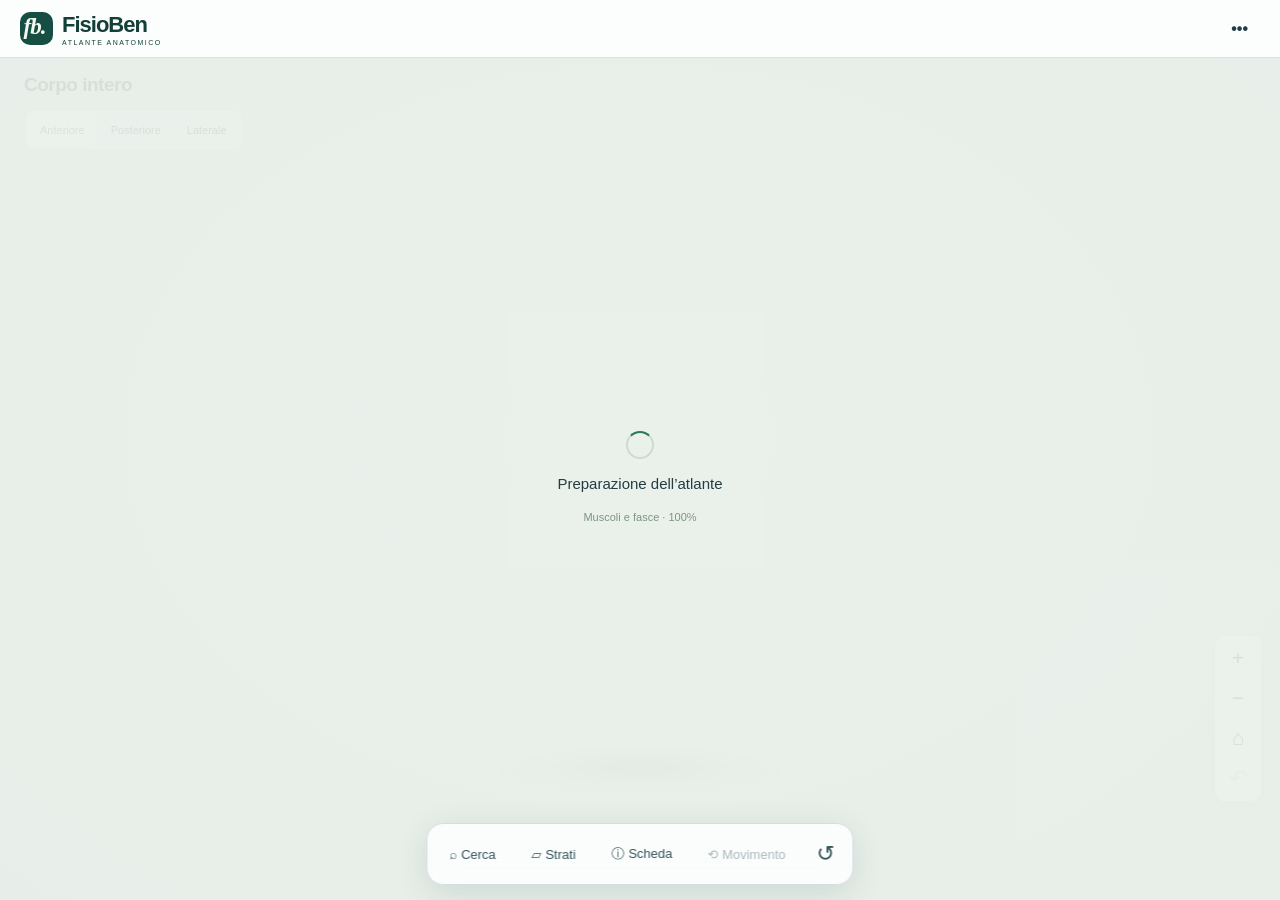
<file: index.html>
<!DOCTYPE html>
<html lang="it"><head><meta charset="utf-8"/><meta content="width=device-width,initial-scale=1,viewport-fit=cover" name="viewport"/><meta content="#123f3c" name="theme-color"/><title>FisioBen — Atlante anatomico 3D</title><meta content="Esplora il corpo umano in 3D: muscoli, ossa, articolazioni e movimento articolare." name="description"/><link href="style.css?v=5" rel="stylesheet"/><link href="movements.css?v=3" rel="stylesheet"/><script type="importmap">{"imports":{"three":"./vendor/three/build/three.module.js","three/addons/":"./vendor/three/examples/jsm/"}}</script><link href="workspace.css?v=11" rel="stylesheet"/></head><body>
<header><a class="brand" href="./"><span class="brandmark">fb.</span><span>FisioBen<span class="brand-sub">ATLANTE ANATOMICO</span></span></a><details class="app-menu"><summary aria-label="Menu">•••</summary><div><a href="movements.html">Movimenti 2D</a><button id="quality">Qualità grafica: alta</button><button id="preload-atlas" disabled>Precarica atlante</button><small id="cache-status" role="status"></small><button id="credits">Fonti e licenze</button><button id="help">Guida</button></div></details></header>
<div class="workspace"><aside class="library tool-panel" hidden="" id="catalog"><div class="panel-heading"><h2>Cerca una struttura</h2><button aria-label="Chiudi ricerca" data-close-panel="">×</button></div><label class="search"><span>⌕</span><input aria-label="Cerca struttura, azione o innervazione" id="search" placeholder="Muscolo, azione, nervo…" type="search"/></label><div class="catalog-filters"><label for="region">Regione delle schede</label><select id="region"><option value="">Tutte le regioni</option></select><label class="check-label"><input id="only-cards" type="checkbox"/> Solo strutture con scheda</label><button class="text-button" id="reset-filters">Azzera filtri</button><button hidden="" id="isolate-region">Isola la regione nel modello</button></div><div class="list-heading"><span>STRUTTURE</span><span id="result-count">—</span></div><div aria-label="Strutture anatomiche" class="results" id="results"></div></aside>
<main id="viewer"><div class="viewer-heading"><div><h2 id="view-title">Corpo intero</h2></div><span class="live-badge"><i></i>3D interattivo</span></div><div id="canvas-wrap"></div><div id="loading" role="status"><span class="spinner"></span><strong>Preparazione dell’atlante</strong><small id="load-text">Caricamento dei modelli anatomici…</small></div><div hidden="" id="viewer-unavailable"><h2>Vista 3D non disponibile</h2><p id="viewer-error-message"></p><div class="fallback-regions"><button data-region="Spalla">Spalla ↗</button><button data-region="Dorso">Dorso ↗</button><button data-region="Anca">Anca ↗</button><button data-region="Gamba">Gamba ↗</button></div><button class="text-button" id="retry-view">Riprova la vista 3D</button></div><div id="model-progress" hidden role="status"><span id="model-progress-text"></span><button id="retry-models" hidden>Riprova</button></div><div id="toast" role="status"></div><div aria-label="Viste anatomiche" class="view-controls"><button class="active" data-view="front">Anteriore</button><button data-view="back">Posteriore</button><button data-view="side">Laterale</button></div><div class="zoom-controls"><button aria-label="Ingrandisci" id="zoom-in">+</button><button aria-label="Riduci" id="zoom-out">−</button><button aria-label="Inquadra corpo intero" id="home">⌂</button><button aria-label="Annulla rimozione" class="text-button" id="undo-peel" title="Annulla rimozione">↶</button></div><section aria-label="Struttura selezionata" hidden="" id="selection-bar"><div class="selection-title"><strong id="selection-label"></strong><button aria-label="Deseleziona" class="text-button" id="clear">×</button></div><div class="selection-actions"><button class="primary" id="focus">Inquadra</button><button id="isolate">Isola</button><button id="isolate-zone" title="Isola la zona anatomica della struttura">Zona</button><button id="hide">Nascondi</button></div></section><div hidden="" id="isolation-status" role="status"><span id="isolation-label"></span><button aria-pressed="true" id="context" title="Mostra il resto del corpo in trasparenza">Contesto</button><button id="show-all">Mostra tutto</button></div></main>
<aside class="details tool-panel" hidden="" id="detail-panel" tabindex="-1"><div class="panel-heading"><h2>Scheda anatomica</h2><button aria-label="Chiudi scheda" data-close-panel="">×</button></div><div id="empty"><h2>Nessuna selezione</h2><p>Tocca una struttura o cercala per nome.</p></div><div hidden="" id="selected"><span class="pill" id="selected-system"></span><h2 id="selected-name"></h2><p class="latin" id="selected-latin"></p><div class="detail-row"><span>Lato anatomico</span><b id="selected-side"></b></div><div class="detail-row original"><span>Nome nel modello</span><b id="selected-original"></b></div><div aria-live="polite" id="muscle-card"></div></div></aside><section class="tool-panel layer-section" hidden="" id="layers-panel"><div class="panel-heading"><h2>Strati</h2><button aria-label="Chiudi strati" data-close-panel="">×</button></div><div class="layer-presets"><button aria-pressed="true" data-preset="muscles">Muscoli</button><button aria-pressed="false" data-preset="nerves">Nervi</button><button aria-pressed="false" data-preset="tendons">Tendini</button><button aria-pressed="false" data-preset="bones">Scheletro</button><button aria-pressed="false" data-preset="all">Sovrapposti</button></div><div class="layer-settings"><div id="layers"></div></div></section><section class="tool-panel motion-section" hidden="" id="motion-panel"><div class="panel-heading"><h2>Movimento</h2><button aria-label="Chiudi movimento" data-close-panel="">×</button></div><div hidden="" id="motion-loading" role="status"><span class="spinner"></span> Preparazione di scheletro e tessuti…</div><div id="motion-body"><label class="motion-field"><span>Articolazione o gesto</span><select id="motion-joint"></select></label><div aria-label="Lato" class="segmented" id="motion-side" role="group"><button aria-pressed="true" data-side="r">Destro</button><button aria-pressed="false" data-side="l">Sinistro</button><button aria-pressed="false" data-side="both">Entrambi</button></div><div id="motion-controls"></div><div class="motion-playback"><button aria-pressed="false" id="motion-play">▶ Avvia</button><button id="motion-reset">↺ Azzera</button><label>Velocità <select id="motion-speed"><option value=".5">0,5×</option><option selected="" value="1">1×</option><option value="2">2×</option></select></label></div><div class="motion-toggles"><label><input checked="" id="motion-axes" type="checkbox"/> Assi articolari</label><label><input id="motion-lengths" type="checkbox"/> Lunghezze muscolari</label><label><input id="motion-focus" type="checkbox"/> Solo la regione</label></div><div hidden="" id="motion-legend"><span>Accorciato −15%</span><i></i><span>+15% Allungato</span></div><p aria-live="off" id="motion-readout"></p><div hidden="" id="motion-chart-box"><div class="chart-title" id="motion-chart-title"></div><canvas aria-label="Grafico del movimento" id="motion-chart" role="img"></canvas><div id="motion-chart-legend"></div></div><div id="motion-muscles"></div><p class="motion-note" id="motion-note"></p><p class="motion-limit">Modello cinematico didattico: segmenti rigidi, assi stimati dalla geometria ossea, tessuti che seguono le ossa vicine. Non simula forze, contrazione o collisioni. Ampiezze di riferimento indicative, non obiettivi terapeutici.</p></div></section><nav aria-label="Strumenti del modello" class="model-dock"><button aria-controls="catalog" aria-expanded="false" data-panel="catalog">⌕ <span>Cerca</span></button><button aria-controls="layers-panel" aria-expanded="false" data-panel="layers-panel">▱ <span>Strati</span></button><button aria-controls="detail-panel" aria-expanded="false" data-panel="detail-panel">ⓘ <span>Scheda</span></button><button aria-controls="motion-panel" aria-expanded="false" data-panel="motion-panel" disabled="" id="open-motion" title="Movimento articolare in 3D">⟲ <span>Movimento</span></button><button aria-label="Ripristina tutto" id="restore" title="Ripristina tutto">↺</button></nav></div>
<dialog id="info"><button aria-label="Chiudi" class="dialog-close">×</button><div id="info-content"></div></dialog>
<script src="app.js?v=11" type="module"></script><div hidden=""><span id="coverage"></span><span id="structure-total"></span><span id="limb-availability"></span></div><section id="movement-overlay" hidden aria-label="Movimenti 2D"><button id="close-movements">← Torna all’atlante</button><iframe id="movement-frame" title="Movimenti articolari" loading="lazy"></iframe></section></body></html>
</file>
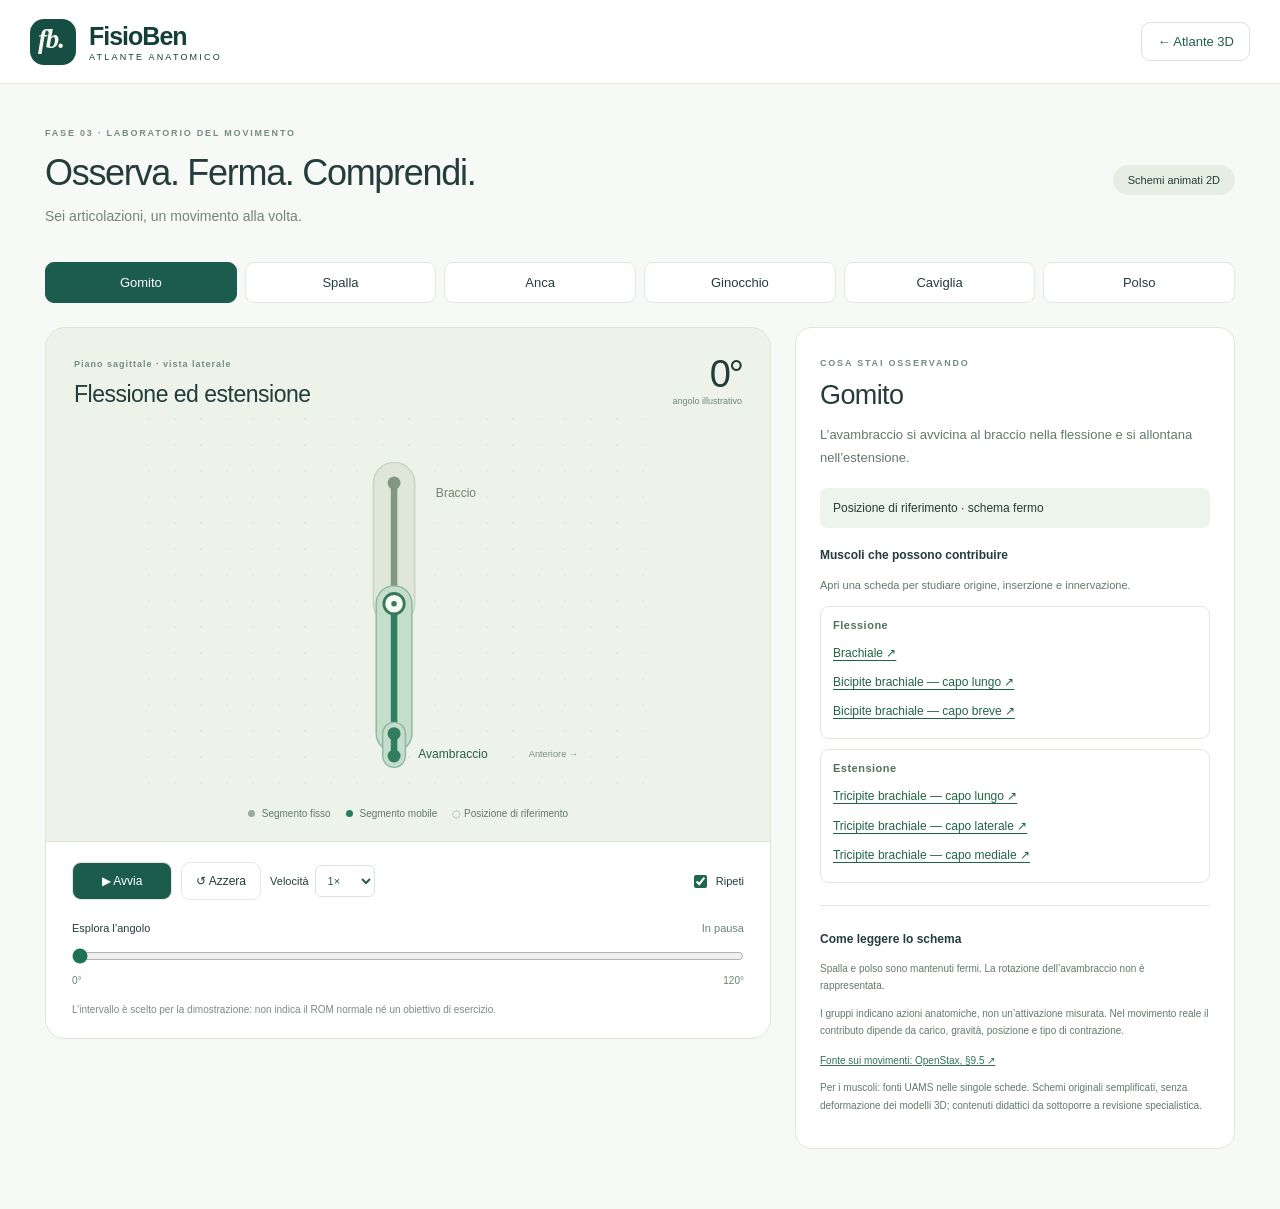
<file: movements.html>
<!doctype html><html lang="it"><head><meta charset="UTF-8"><meta name="viewport" content="width=device-width,initial-scale=1,viewport-fit=cover"><meta name="theme-color" content="#123f3c"><title>Movimenti articolari — FisioBen</title><link rel="stylesheet" href="style.css?v=3"><link rel="stylesheet" href="movements.css?v=8"></head><body class="motion-page">
<header><a class="brand" href="./"><span class="brandmark">fb.</span><span>FisioBen<span class="brand-sub">ATLANTE ANATOMICO</span></span></a><a class="back-atlas" href="./">← Atlante 3D</a></header>
<main class="motion-shell"><div class="motion-intro"><div><span class="eyebrow">FASE 03 · LABORATORIO DEL MOVIMENTO</span><h1>Osserva. Ferma. Comprendi.</h1><p>Sei articolazioni, un movimento alla volta.</p></div><span class="schema-badge">Schemi animati 2D</span></div>
<nav id="movement-tabs" aria-label="Articolazioni"></nav>
<div class="motion-layout"><section class="motion-stage" aria-labelledby="motion-title"><div class="motion-heading"><div><span id="motion-plane" class="eyebrow"></span><h2 id="motion-title"></h2></div><span class="angle-number"><output id="angle-value" aria-live="off">0°</output><small>angolo illustrativo</small></span></div>
<svg id="motion-svg" viewBox="0 0 560 420" role="img" aria-labelledby="diagram-title diagram-desc"><title id="diagram-title"></title><desc id="diagram-desc"></desc><defs><pattern id="grid" width="28" height="28" patternUnits="userSpaceOnUse"><circle cx="1" cy="1" r="1" fill="#b7cebd" opacity=".35"/></pattern></defs><rect width="560" height="420" fill="url(#grid)"/><g id="anatomy-drawing"></g></svg>
<div class="diagram-legend"><span><i class="fixed-key"></i> Segmento fisso</span><span><i class="moving-key"></i> Segmento mobile</span><span>◌ Posizione di riferimento</span></div>
<div class="playback"><div class="playback-top"><button id="play" class="primary" aria-pressed="false">▶ Avvia</button><button id="reset-motion">↺ Azzera</button><label>Velocità <select id="speed"><option value="0.5">0,5×</option><option value="1" selected>1×</option><option value="1.5">1,5×</option></select></label><label class="loop-label"><input id="loop" type="checkbox" checked> Ripeti</label></div><label class="scrub-label" for="angle">Esplora l’angolo <span id="motion-status" role="status">In pausa</span></label><input id="angle" type="range" min="0" max="120" value="0" step="1"><div class="range-labels"><span id="range-min"></span><span id="range-max"></span></div><p class="demo-note">L’intervallo è scelto per la dimostrazione: non indica il ROM normale né un obiettivo di esercizio.</p></div></section>
<aside class="motion-info"><span class="eyebrow">COSA STAI OSSERVANDO</span><h2 id="joint-name"></h2><p id="motion-description"></p><div class="movement-direction" id="direction-label"></div><h3>Muscoli che possono contribuire</h3><p class="muscle-help">Apri una scheda per studiare origine, inserzione e innervazione.</p><div id="muscle-groups"></div><div class="motion-limits"><h3>Come leggere lo schema</h3><p id="motion-note"></p><p>I gruppi indicano azioni anatomiche, non un’attivazione misurata. Nel movimento reale il contributo dipende da carico, gravità, posizione e tipo di contrazione.</p><a href="https://openstax.org/books/anatomy-and-physiology-2e/pages/9-5-types-of-body-movements" target="_blank" rel="noopener noreferrer">Fonte sui movimenti: OpenStax, §9.5 ↗</a><p>Per i muscoli: fonti UAMS nelle singole schede. Schemi originali semplificati, senza deformazione dei modelli 3D; contenuti didattici da sottoporre a revisione specialistica.</p></div></aside></div></main><script type="module" src="movements.mjs?v=8"></script></body></html>
</file>
<file: style.css>
:root{font-family:Inter,-apple-system,BlinkMacSystemFont,"Segoe UI",sans-serif;color:#243c3b;background:#f8faf9;font-synthesis:none;--green:#175f55;--line:#e2e8e5}*{box-sizing:border-box}body{margin:0}button,input{font:inherit}button{cursor:pointer;color:inherit}button,a,input{-webkit-tap-highlight-color:transparent}button{border:1px solid var(--line);background:white;border-radius:9px;transition:background .15s}button:hover{background:#eaf1ed}button:focus-visible,a:focus-visible,input:focus-visible{outline:3px solid #41a996;outline-offset:3px}header{height:84px;border-bottom:1px solid var(--line);display:flex;align-items:center;justify-content:space-between;padding:0 30px;background:white}.brand{text-decoration:none;color:#143f38;display:flex;align-items:center;gap:13px;font-size:30px;font-weight:600;letter-spacing:-1.5px}.brandmark{background:#164e43;color:#f6f8ef;display:grid;place-items:center;width:46px;height:46px;border-radius:14px;font-family:Georgia;font-size:40px;font-style:italic;line-height:1;padding-bottom:7px}.brand-sub{display:block;font-size:9px;letter-spacing:2.2px;margin-top:1px;font-weight:500}.header-note{color:#8b9993;font-size:13px}#help{padding:9px 15px;font-size:13px}.workspace{height:calc(100dvh - 84px);display:grid;grid-template-columns:274px minmax(260px,1fr) 278px}.library{padding:28px 21px 16px;display:flex;flex-direction:column;min-height:0;border-right:1px solid var(--line);background:#fff}.section-top{display:flex;justify-content:space-between;align-items:center}.eyebrow{font-size:9px;font-weight:650;letter-spacing:1.8px;color:#748c84}.version{font-size:8px;letter-spacing:1px;background:#eef3f0;padding:5px 7px;border-radius:4px;color:#76958b}h1{font-size:24px;letter-spacing:-.8px;font-weight:550;margin:17px 0 8px}.sub{font-size:12px;line-height:1.6;color:#8a9691;margin:0 0 24px}.search{display:flex;align-items:center;gap:9px;border:1px solid #dce5df;border-radius:10px;padding:9px 12px;background:#f9fbf9}.search span{font-size:25px;line-height:1;color:#608779}.search input{font-size:12px;min-width:0;width:100%;border:0;background:transparent;outline:none;color:#294b40}.systems{display:grid;gap:7px;margin:20px 0}.system{display:flex;text-align:left;align-items:center;padding:12px 11px;gap:10px;border-color:transparent;background:#f8faf8}.system.active{background:#eff5f1;border-color:#dce8e0}.system span{font-size:11px;flex:1}.system small{display:block;color:#94a39b;font-size:9px;margin-top:5px}.system b{font-size:13px;color:#6b8e80;font-weight:400}.dot{width:10px;height:10px;border-radius:50%}.muscle{background:#b76f67}.bone{background:#cebea2}.joint{background:#87b8a7}.opacity{margin-bottom:23px}.opacity label{display:flex;justify-content:space-between;font-size:10px;color:#7c8c83}.opacity output{color:#3a6d5d}input[type=range]{width:100%;height:4px;accent-color:#267d65;margin:15px 0 0}.list-heading{font-size:9px;letter-spacing:1.4px;display:flex;justify-content:space-between;margin-bottom:11px;color:#879b90}.results{overflow:auto;flex:1;min-height:65px;scrollbar-width:thin}.result{width:100%;text-align:left;border:0;border-radius:5px;background:transparent;padding:10px 7px;font-size:11px;display:flex;align-items:center;gap:8px}.result .dot{width:5px;height:5px;flex:none}.result span{flex:1}.result small{font-size:9px;color:#9eaca5}.result.selected{background:#e4f1e8;color:#145c47}.result.hidden-structure{opacity:.45}.no-results{font-size:12px;line-height:1.7;color:#8e9e96;padding:10px}.library-footer{padding-top:15px;border-top:1px solid var(--line);margin-top:12px;font-size:8px;color:#95a59b;line-height:1.8}.library-footer button{padding:0;background:transparent;border:0;color:#617f70;font-size:9px}#viewer{position:relative;overflow:hidden;background:radial-gradient(ellipse at 50% 45%,#edf2ed 0,#e4eae4 60%,#dbe3dc 100%)}#canvas-wrap{position:absolute;inset:0}canvas{display:block;width:100%;height:100%;touch-action:none}.viewer-heading{position:absolute;z-index:1;left:28px;right:28px;top:28px;pointer-events:none;display:flex;justify-content:space-between}.viewer-heading h2{font-size:22px;font-weight:450;letter-spacing:-.5px;margin:9px 0}.live-badge{height:23px;border:1px solid #cddad1;border-radius:20px;padding:5px 9px;color:#738e7e;font-size:9px;display:flex;align-items:center;gap:5px}.live-badge i{width:4px;height:4px;border-radius:50%;background:#4b9873}.view-controls{position:absolute;top:97px;left:28px;display:flex;padding:3px;background:#ffffffa0;border:1px solid #d4dfd5;border-radius:10px;gap:2px}.view-controls button{border:0;font-size:10px;padding:8px 12px;background:transparent;border-radius:7px}.view-controls button.active{background:#fff;box-shadow:0 1px 4px #0000000c;color:#2b6550}.zoom-controls{position:absolute;right:22px;bottom:82px;display:grid;background:#ffffffc9;border:1px solid #d8e3d9;border-radius:11px;padding:4px;gap:2px}.zoom-controls button{background:transparent;border:0;font-size:21px;width:36px;height:36px}.viewer-bottom{position:absolute;left:24px;right:24px;bottom:22px;display:flex;align-items:center;justify-content:space-between;gap:14px}.viewer-bottom span{font-size:9px;color:#81978a}.viewer-bottom i{padding:0 7px}.viewer-bottom button{font-size:10px;padding:10px 12px;background:#f7faf5bc;border-color:#d0dbd1;white-space:nowrap}.details{padding:31px 24px 22px;display:flex;flex-direction:column;overflow:auto;background:#fbfcfa;border-left:1px solid var(--line)}#empty{padding-top:55px}.select-icon{font-size:42px;color:#91a99a;line-height:1}.details h2{font-weight:450;font-size:25px;line-height:1.25;letter-spacing:-.6px}.details p{color:#8a9b90;font-size:12px;line-height:1.8}.suggestions{margin-top:35px}.suggestions>span{font-size:8px;letter-spacing:1.5px;color:#92a398;display:block;margin-bottom:14px}.suggestions button{display:block;border:0;background:transparent;padding:8px 0;font-size:11px;color:#63816f}.phase-note{margin-top:auto;padding-top:35px}.phase-note>span{font-size:8px;letter-spacing:1.5px;color:#7c9885}.phase-note p{font-size:10px;line-height:1.8;margin-bottom:10px}.phase-note small{font-size:9px;color:#a2aea5;line-height:1.6;display:block}.pill{display:inline-block;border:1px solid #d8e5db;padding:5px 9px;border-radius:20px;color:#59836a;font-size:9px;margin-top:34px}.latin{font-family:Georgia,serif;font-style:italic}.detail-row{padding:14px 0;border-top:1px solid var(--line);font-size:10px;display:flex;justify-content:space-between;gap:10px}.detail-row span{color:#91a197}.detail-row b{font-weight:450}.original{display:block}.original b{display:block;margin-top:8px;line-height:1.6}.selection-actions{display:grid;gap:8px;margin-top:23px}.selection-actions button{font-size:11px;padding:12px}.selection-actions .primary{background:#1c6653;border-color:#1c6653;color:white}.text-button{background:none;border:0;width:100%;padding:12px;font-size:10px;color:#82968a}#loading{position:absolute;inset:0;z-index:4;background:#eaf0e9e8;display:flex;align-items:center;justify-content:center;flex-direction:column;gap:16px}#loading[hidden]{display:none}#loading strong{font-size:15px;font-weight:500}#loading small{font-size:11px;color:#7c9685}.spinner{border:2px solid #ccdcd0;border-top-color:#2c7859;width:28px;height:28px;border-radius:50%;animation:spin 1s linear infinite}@keyframes spin{to{transform:rotate(360deg)}}#toast{position:absolute;bottom:85px;left:50%;transform:translateX(-50%);font-size:11px;background:#234d3ee8;color:white;border-radius:7px;padding:10px 15px;display:none;max-width:85%;z-index:3}dialog{max-width:580px;width:calc(100% - 30px);border:1px solid #dce7df;border-radius:18px;padding:30px;color:#304a3b;box-shadow:0 20px 100px #0003}dialog::backdrop{background:#122f2470;backdrop-filter:blur(4px)}dialog h2{font-weight:500}dialog p,dialog li{font-size:13px;line-height:1.8}dialog a{color:#14664b}.dialog-close{float:right;width:30px;height:30px;font-size:21px}.error-button{padding:10px 18px}@media(min-width:1600px){.workspace{grid-template-columns:310px 1fr 310px}.library,.details{padding-left:30px;padding-right:30px}}@media(max-width:1100px){.workspace{grid-template-columns:240px minmax(260px,1fr) 235px}.library{padding:23px 16px}.details{padding:26px 18px}.live-badge{display:none}.viewer-bottom span{max-width:150px;line-height:1.6}.viewer-heading{left:20px;right:20px}.view-controls{left:20px}}@media(max-width:800px){header{height:67px;padding:0 17px}.brand{font-size:26px;gap:10px}.brandmark{width:37px;height:37px;font-size:32px;border-radius:10px}.brand-sub{font-size:7px;letter-spacing:1.6px}.header-note{display:none}#help{font-size:12px;padding:8px 12px}.workspace{display:flex;height:auto;flex-direction:column}#viewer{order:0;height:64dvh;min-height:400px;border-bottom:1px solid var(--line)}.viewer-heading{top:20px;left:18px}.viewer-heading .eyebrow{font-size:8px}.viewer-heading h2{font-size:20px;margin-top:7px}.view-controls{left:18px;top:78px}.view-controls button{font-size:10px;padding:7px 10px}.viewer-bottom{left:15px;right:15px;bottom:15px}.viewer-bottom span{font-size:8px;max-width:165px}.viewer-bottom button{font-size:9px;padding:9px}.zoom-controls{right:15px;bottom:66px}.zoom-controls button{width:32px;height:32px}.details{order:1;padding:22px;border:0;border-bottom:1px solid var(--line)}#empty{padding-top:12px}.select-icon{display:none}.details h2{font-size:22px;margin:12px 0}.details p{font-size:12px}.suggestions{margin-top:12px;display:flex;gap:15px;flex-wrap:wrap}.suggestions>span{display:none}.phase-note{padding-top:17px}.phase-note p{margin:7px 0;font-size:10px}.phase-note small{font-size:9px}.pill{margin-top:14px}.selection-actions{grid-template-columns:1fr 1fr;margin-top:15px}.selection-actions .primary{grid-column:1/-1}.detail-row{padding:10px 0}.library{order:2;padding:24px 22px;min-height:600px;border:0}.library h1{margin-top:12px}.sub{margin-bottom:16px}.systems{grid-template-columns:repeat(3,1fr);gap:6px;margin:14px 0}.system{padding:10px 7px;gap:5px;align-items:flex-start}.system span{font-size:9px;line-height:1.5}.system small{font-size:8px}.system b{display:none}.system .dot{width:6px;height:6px;margin-top:4px;flex:none}.opacity{margin:5px 0 22px}.results{height:260px;flex:auto}.result{font-size:12px;padding:12px 7px}.library-footer{font-size:9px}.library-footer button{font-size:10px}.list-heading{font-size:10px}}
/* FisioBen · Phase 2 */
.brand{font-size:25px;letter-spacing:-1px}.brandmark{font-size:27px;padding:0 4px 5px 0}.workspace{grid-template-columns:282px minmax(300px,1fr) 350px}.library{padding-top:22px}.sub{margin-bottom:14px}.systems{margin:14px 0;gap:5px}.system{padding:9px 10px}.opacity{margin-bottom:17px}.catalog-filters{margin-bottom:14px}.catalog-filters>label:first-child{display:block;font-size:10px;color:#6d8477;margin-bottom:6px}.catalog-filters select{width:100%;border:1px solid #dbe5dd;border-radius:7px;padding:9px 8px;background:white;color:#294b40;font-size:12px}.check-label{display:flex;align-items:center;gap:7px;font-size:11px;margin:10px 0 2px}.check-label input{accent-color:#237354;width:15px;height:15px}.catalog-filters .text-button{padding:4px 0;text-align:left;width:auto;font-size:10px}.coverage{font-size:10px;color:#617e6b;line-height:1.7;padding:10px 0 0}.results{min-height:95px}.result{align-items:flex-start;font-size:11px;line-height:1.55;padding:9px 6px}.result .dot{margin-top:6px}.result span em{font-size:8px;letter-spacing:.5px;font-style:normal;display:block;color:#76957f;margin-top:2px}.result.selected{background:#e1efe5}.details{padding:26px 22px}.details h2{font-size:24px}.details .latin{margin:8px 0 16px;line-height:1.5}.pill{margin-top:17px}.selection-actions{grid-template-columns:1fr 1fr;margin-top:12px;gap:7px}.selection-actions .primary{grid-column:1/-1}.selection-actions button{padding:10px;font-size:11px}.selection-actions button:disabled{cursor:default;opacity:.38}.detail-row{padding:9px 0}.original{font-size:9px}.original b{margin-top:5px;color:#7e9184}.phase-note{padding-top:22px}.card-status{display:flex;justify-content:space-between;gap:10px;align-items:center;font-size:9px;letter-spacing:.5px;color:#577a64;border-top:1px solid #dbe6de;margin-top:22px;padding-top:18px}.card-region{border-radius:20px;background:#eaf2eb;padding:4px 9px;white-space:nowrap}.anatomy-field{margin:20px 0 0}.anatomy-field h3{margin:0 0 6px;font-size:10px;letter-spacing:1.4px;font-weight:650;color:#467255}.anatomy-field p{font-size:12px;line-height:1.75;color:#405c4b;margin:0}.anatomy-field.action{background:#edf4ed;border:1px solid #dfebdf;border-radius:9px;padding:13px;margin-top:16px}.group-note{font-size:10px!important;line-height:1.65!important;padding:10px;border-left:2px solid #a4baa9;background:#f2f5f0}.group-parts{border:0;margin:10px 0;font-size:10px;color:#6f8877}.group-parts summary{cursor:pointer;padding:5px 0}.group-parts button{display:block;background:transparent;text-align:left;width:100%;padding:8px;font-size:10px;border:0;border-bottom:1px solid #e5ece6;border-radius:0}.card-sources{border-top:1px solid #e0e8e0;margin-top:20px;padding-top:14px;font-size:10px;line-height:1.6;color:#83998b}.card-sources a{display:block;margin:6px 0;color:#286c4a;text-decoration:underline;text-underline-offset:3px}.card-sources summary{cursor:pointer;color:#62816b}.card-sources .review-note{font-size:9px;line-height:1.6;margin:10px 0}.unavailable-card{margin-top:20px;padding:15px;border:1px dashed #d1dfd4;border-radius:8px}.unavailable-card h3{font-size:12px;font-weight:500;margin:0 0 8px}.unavailable-card p{font-size:11px;margin:0}.mobile-nav{display:none}#viewer-unavailable{position:absolute;z-index:2;left:12%;right:12%;top:29%;max-width:470px;margin:auto;border:1px solid #d0dfd2;background:#f5f8f2e6;border-radius:20px;padding:32px;text-align:left}#viewer-unavailable[hidden]{display:none}#viewer-unavailable h2{font-size:29px;font-weight:450;line-height:1.25;letter-spacing:-.9px;margin:16px 0}#viewer-unavailable p{font-size:12px;line-height:1.8;color:#728b79}.fallback-regions{display:grid;grid-template-columns:1fr 1fr;gap:8px;margin-top:20px}.fallback-regions button{font-size:11px;padding:12px;text-align:left;border-color:#dbe6d9;background:#ffffff70}#retry-view{font-size:10px;padding-bottom:0}#viewer-unavailable~.view-controls,#viewer-unavailable~.zoom-controls{z-index:1}.viewer-bottom button:disabled,.zoom-controls button:disabled,.view-controls button:disabled{opacity:.35;cursor:default}#loading small{text-align:center;max-width:80%;line-height:1.8}#detail-panel{outline:none}.only-text .live-badge{color:#7b8c7c}.only-text .live-badge i{background:#aab3a6}#empty{padding-top:35px}button:disabled{cursor:default}@media(min-width:1600px){.workspace{grid-template-columns:300px 1fr 390px}.details{padding-left:28px;padding-right:28px}}@media(max-width:1180px) and (min-width:801px){.workspace{grid-template-columns:240px minmax(210px,1fr) 300px}.library{padding:20px 14px}.details{padding:24px 18px}.viewer-heading{left:18px}.viewer-heading .eyebrow{font-size:7px}#viewer-unavailable{left:6%;right:6%;padding:22px}#viewer-unavailable h2{font-size:24px}.viewer-bottom span{display:none}.viewer-bottom{justify-content:center}.view-controls button{padding:7px 9px;font-size:9px}}@media(max-width:800px){.brand{font-size:23px}.brandmark{font-size:24px}.mobile-nav{display:flex;position:sticky;top:0;z-index:8;background:#fffefa;justify-content:center;border-bottom:1px solid #dce6dc;gap:5px;padding:7px}.mobile-nav a{flex:1;text-align:center;color:#4f765c;text-decoration:none;font-size:11px;padding:8px;border-radius:6px}.mobile-nav a:hover{background:#eef4ea}#catalog,#detail-panel,#viewer{scroll-margin-top:55px}#viewer{height:58dvh;min-height:390px}.library{min-height:650px;padding:24px 22px}.systems{margin:16px 0}.details{padding:24px 22px}.details h2{font-size:25px}.catalog-filters{display:grid;grid-template-columns:1fr 1fr;align-items:center;gap:8px 14px}.catalog-filters>label:first-child{grid-column:1/-1;margin:0}.catalog-filters select{font-size:13px;grid-column:1}.check-label{grid-column:2;font-size:10px;margin:0}.catalog-filters .text-button{grid-column:1/-1}.results{max-height:330px;min-height:200px}.result{font-size:13px;padding:11px 5px}.result span em{font-size:9px}.coverage{font-size:11px}.anatomy-field{margin-top:18px}.anatomy-field h3{font-size:10px}.anatomy-field p{font-size:14px;line-height:1.8}.card-sources{font-size:11px}.card-sources .review-note{font-size:10px}.group-note{font-size:12px!important}.group-parts{font-size:12px}.group-parts button{font-size:12px;padding:11px}.phase-note{margin-top:15px}.selection-actions button{font-size:12px;padding:12px}#viewer-unavailable{top:29%;left:7%;right:7%;padding:20px;border-radius:15px}#viewer-unavailable h2{font-size:25px;margin:10px 0}#viewer-unavailable p{font-size:11px;margin:7px 0}.fallback-regions{margin-top:12px;gap:6px}.fallback-regions button{padding:9px}.viewer-bottom span{display:none}.viewer-bottom{justify-content:center}.only-text #viewer{height:460px}.only-text .viewer-bottom{display:none}.only-text .view-controls,.only-text .zoom-controls{display:none}.only-text #viewer-unavailable{top:22%}}
/* Phase 4: independently controlled anatomical tissues */
.library{overflow-y:auto}.layer-section{margin:14px 0}.layer-title{display:flex;flex-direction:column;gap:5px;font-size:10px;letter-spacing:1.2px}.layer-title small{font-size:9px;letter-spacing:0;color:#718575}.layer-presets{display:flex;flex-wrap:wrap;gap:4px;margin:10px 0}.layer-presets button{font-size:10px;padding:7px 9px;border-radius:6px}.layer-presets button[aria-pressed=true]{background:#215e4c;color:white;border-color:#215e4c}.layer-settings summary{font-size:10px;cursor:pointer;padding:6px 0;color:#557662}.layer-settings>p{font-size:8px;line-height:1.6;color:#7c8a80;margin:7px 0}.layer-row{display:grid;grid-template-columns:1fr 30px;gap:4px 8px;margin:8px 0}.layer-row label{grid-column:1/-1;display:flex;gap:6px;align-items:center;font-size:10px;cursor:pointer}.layer-row label input{width:13px;height:13px;margin:0;accent-color:#286747}.layer-row label small{margin-left:auto;color:#8a998c;font-size:9px}.layer-row .dot{width:8px;height:8px;flex:none;border:1px solid #0001}.layer-row input[type=range]{width:100%;height:11px;margin:0;accent-color:#4d876b;cursor:pointer}.layer-row output{font-size:9px;color:#7b8e7f;text-align:right}.layer-row input:disabled{opacity:.35;cursor:default}.library .results{min-height:180px;flex-shrink:0}.library .catalog-filters{flex-shrink:0}.tissue-legend{position:absolute;top:138px;left:28px;right:18px;display:flex;gap:12px;flex-wrap:wrap;z-index:1;font-size:9px;color:#607968;pointer-events:none}.tissue-legend i{display:inline-block;width:7px;height:7px;border-radius:50%;border:1px solid #0002;margin-right:4px}.dot.nerve{background:#e7b334}.only-text .tissue-legend{display:none}#canvas-wrap{position:absolute;inset:0}#canvas-wrap canvas{display:block;width:100%;height:100%}.view-controls{z-index:2!important}.layer-section button:focus-visible,.layer-settings summary:focus-visible{outline:3px solid #41a996;outline-offset:2px}@media(max-width:800px){.layer-row label{font-size:12px}.layer-row{margin:12px 0}.layer-row input[type=range]{height:20px}.layer-row output{font-size:10px}.layer-settings summary{font-size:12px;padding:9px 0}.layer-settings>p{font-size:10px}.layer-presets button{font-size:11px;padding:10px 12px}.layer-title{font-size:11px}.layer-title small{font-size:10px}.tissue-legend{top:122px;left:18px;font-size:8px;gap:9px}.library .results{min-height:220px}.library{min-height:0}}
.limb-launch{margin:13px 0 0;display:flex;flex-direction:column;gap:7px}.limb-launch button{background:#205d4a;color:white;border-color:#205d4a;padding:11px;font-size:12px;text-align:left}.limb-launch button:disabled{opacity:.4}.limb-launch small{font-size:9px;line-height:1.6;color:#7b8f80}#limb-panel{position:absolute;bottom:58px;left:20px;right:20px;z-index:4;background:#fffffff5;border:1px solid #d3dfd3;border-radius:13px;padding:13px 17px;box-shadow:0 5px 25px #20413210}#limb-panel[hidden]{display:none}.limb-mode #canvas-wrap{bottom:210px}.limb-top{display:flex;justify-content:space-between;align-items:center;gap:8px;font-size:10px;color:#627d67}.limb-top button{font-size:10px;border:0;background:transparent;padding:6px}.limb-playback{display:flex;gap:8px;align-items:center;margin:6px 0}.limb-playback button{font-size:11px;padding:8px 12px}#limb-play{background:#235d49;color:white;border-color:#235d49;min-width:85px}.limb-playback label{font-size:11px;margin-left:auto}.limb-playback output{font-variant-numeric:tabular-nums;font-weight:600;margin-left:8px}#limb-angle{width:100%;accent-color:#27694e;cursor:pointer}#limb-panel p{font-size:9px;color:#7b8b7e;line-height:1.5;margin:5px 0 0}.limb-mode .tissue-legend{display:none}@media(max-width:800px){.limb-mode #viewer{height:740px;min-height:740px}.limb-mode #canvas-wrap{bottom:225px}#limb-panel{left:12px;right:12px;bottom:55px;padding:12px}#limb-panel p{font-size:10px}.limb-launch button{font-size:13px}.limb-launch small{font-size:10px}.limb-playback button{min-height:39px}.limb-playback label{font-size:11px}}
</file>
<file: movements.css>
.motion-page{background:#f7f9f6}.back-atlas{font-size:13px;color:#245e4f;text-decoration:none;padding:11px 15px;border:1px solid #d9e3db;border-radius:9px}.motion-shell{max-width:1250px;padding:38px 30px 60px;margin:auto}.motion-intro{display:flex;align-items:center;justify-content:space-between;gap:20px}.motion-intro h1{font-size:36px;letter-spacing:-1.3px;font-weight:500;margin:12px 0}.motion-intro p{font-size:14px;color:#738576}.schema-badge{font-size:11px;background:#e6eee3;border-radius:20px;padding:9px 15px;white-space:nowrap}#movement-tabs{display:flex;gap:8px;margin:24px 0}#movement-tabs button{flex:1;padding:12px 10px;background:#fff;font-size:13px}#movement-tabs button[aria-pressed=true]{background:#1b5c4d;color:white;border-color:#1b5c4d}.motion-layout{display:grid;grid-template-columns:minmax(0,1.65fr) minmax(280px,1fr);gap:24px;align-items:start}.motion-stage{background:#edf3e9;border:1px solid #dce6d7;border-radius:20px;overflow:hidden}.motion-heading{padding:25px 28px 0;display:flex;justify-content:space-between;align-items:flex-start;gap:14px}.motion-heading .eyebrow{font-size:9px;letter-spacing:1px}.motion-heading h2{font-size:23px;font-weight:500;letter-spacing:-.5px;margin:10px 0}.angle-number{text-align:right;white-space:nowrap}.angle-number output{font-size:38px;letter-spacing:-2px;font-variant-numeric:tabular-nums}.angle-number small{display:block;font-size:9px;color:#6f8677}.motion-stage svg{display:block;width:100%;max-height:390px}.diagram-legend{display:flex;gap:15px;flex-wrap:wrap;justify-content:center;font-size:10px;color:#60796a;padding:0 15px 22px}.diagram-legend i{display:inline-block;width:7px;height:7px;border-radius:50%;margin-right:4px}.fixed-key{background:#98ad99}.moving-key{background:#267d65}.playback{padding:20px 26px;background:#fff;border-top:1px solid #dbe5d8}.playback-top{display:flex;align-items:center;gap:9px;flex-wrap:wrap}.playback-top button{padding:11px 14px;font-size:12px}.playback-top .primary{background:#1b5c4d;color:white;min-width:100px}.playback-top label{font-size:11px;display:flex;align-items:center;gap:6px}.playback-top select{font:inherit;border:1px solid #dae5da;border-radius:6px;padding:8px;background:white;color:#315b47}.loop-label{margin-left:auto}.loop-label input{accent-color:#20664f}.scrub-label{display:flex;justify-content:space-between;font-size:11px;margin:22px 0 10px}.scrub-label span{color:#698372}#angle{width:100%;accent-color:#1e7257;height:24px;margin:0;cursor:pointer}.range-labels{display:flex;justify-content:space-between;font-size:10px;color:#6a8372;margin-top:3px}.demo-note{font-size:10px;line-height:1.7;color:#7c8c80;margin:15px 0 0}.motion-info{padding:24px;background:white;border:1px solid #e0e7dc;border-radius:16px}.motion-info h2{font-size:27px;font-weight:500;letter-spacing:-.6px;margin:10px 0}.motion-info p{font-size:13px;line-height:1.75;color:#62796a}.motion-info h3{font-size:12px;font-weight:600;line-height:1.5}.movement-direction{font-size:12px;padding:13px;background:#edf4eb;border-radius:7px;margin:18px 0}.motion-info .muscle-help{font-size:11px}.muscle-group{border:1px solid #e1e9de;border-radius:9px;padding:12px;margin:10px 0}.muscle-group.active-direction{border-color:#6fa98b;background:#f1f7ef}.muscle-group h4{font-size:11px;letter-spacing:.5px;margin:0 0 8px;color:#51725b}.muscle-group a{display:block;font-size:12px;line-height:1.6;padding:5px 0;color:#236347;text-decoration:underline;text-underline-offset:3px}.motion-limits{border-top:1px solid #e3e9df;margin-top:22px;padding-top:12px}.motion-limits p,.motion-limits a{font-size:10px;line-height:1.75}.motion-limits a{color:#2f7354}select:focus-visible{outline:3px solid #41a996;outline-offset:3px}.atlas-motion-link{color:#255f4d;font-size:12px;text-decoration:none;padding:9px 12px;border:1px solid #dbe5dd;border-radius:8px}.card-motion-link{display:block;color:#226448;font-size:12px;padding:13px 0;line-height:1.6}.motion-entry{margin:12px 0;padding:11px 10px;border:1px solid #bcd3c2;border-radius:9px;background:#edf5e9;color:#225a43;text-decoration:none;font-size:12px;display:block}.motion-entry small{display:block;font-size:9px;color:#6c8772;margin-top:4px}@media(max-width:800px){.motion-shell{padding:25px 16px 40px}.motion-intro{align-items:flex-start}.motion-intro h1{font-size:27px;line-height:1.2}.motion-intro .eyebrow{font-size:8px}.motion-intro p{font-size:12px}.schema-badge{font-size:9px;padding:7px 9px;white-space:normal;max-width:85px;text-align:center}#movement-tabs{display:grid;grid-template-columns:repeat(3,1fr);gap:6px;margin:18px 0}#movement-tabs button{padding:11px 6px;font-size:12px}.motion-layout{grid-template-columns:1fr;gap:16px}.motion-heading{padding:20px 18px 0}.motion-heading h2{font-size:20px}.angle-number output{font-size:30px}.angle-number small{font-size:8px}.motion-stage svg{max-height:310px}.diagram-legend{gap:9px;font-size:9px;padding-bottom:17px}.playback{padding:17px}.playback-top{gap:7px}.playback-top button{padding:10px 12px}.playback-top .primary{min-width:90px}.loop-label{margin-left:0}.motion-info{padding:21px}.back-atlas{font-size:11px;padding:9px}.atlas-motion-link{font-size:11px}.header-note{display:none}.card-motion-link{font-size:13px}}

.embedded header{display:none}.embedded .motion-intro{display:none}.embedded .motion-shell{padding-top:10px}
</file>
<file: workspace.css>
/* Model-first workspace */
:root{--green:#187c72;--line:#d9e2e1;color:#233d42;background:#e8edee}body{height:100dvh;overflow:hidden}header{height:58px;padding:0 20px;background:#fcfdfd}.brand{font-size:22px;gap:9px}.brandmark{width:33px;height:33px;font-size:23px;border-radius:10px}.brand-sub{font-size:7px;letter-spacing:1.5px}.app-menu{position:relative;z-index:30}.app-menu summary{cursor:pointer;list-style:none;padding:12px;font-weight:700}.app-menu>div{position:absolute;right:0;top:38px;width:190px;background:white;border:1px solid var(--line);border-radius:12px;padding:8px;box-shadow:0 10px 30px #16363c18}.app-menu a,.app-menu button{display:block;width:100%;border:0;background:none;padding:12px;text-align:left;color:#36575b;font-size:13px;text-decoration:none}.workspace{height:calc(100dvh - 58px);display:block;position:relative}#viewer,.only-text #viewer{position:absolute;inset:0;height:100%;min-height:0;background:radial-gradient(ellipse at 50% 45%,#f4f6f5,#d8e2e5)}#canvas-wrap{inset:0}.viewer-heading{left:24px;top:16px;right:24px}.viewer-heading h2{font-size:19px;font-weight:550;margin:0}.live-badge{display:none}.view-controls{top:51px;left:24px;background:#ffffffc9;backdrop-filter:blur(10px)}.view-controls button{font-size:11px;min-height:34px;padding:6px 12px}.zoom-controls{right:18px;bottom:98px;z-index:5!important;box-shadow:0 3px 15px #17353e12}.zoom-controls button{width:38px;height:38px}.zoom-controls .text-button{padding:0;font-size:23px}.model-dock{position:absolute;bottom:max(15px,env(safe-area-inset-bottom));left:50%;transform:translateX(-50%);z-index:20;display:flex;gap:5px;background:#fcfdfdf5;border:1px solid #d2dfe1;border-radius:17px;padding:7px;box-shadow:0 8px 32px #1b3e4820;white-space:nowrap;backdrop-filter:blur(14px)}.model-dock button{min-width:76px;min-height:46px;padding:8px 15px;border:0;background:transparent;border-radius:11px;font-size:13px;color:#34545b}.model-dock button[aria-expanded=true]{background:#187c72;color:white}.model-dock button:hover{background:#e5efed}.model-dock button[aria-expanded=true]:hover{background:#15695f}.model-dock #restore{min-width:40px;font-size:22px;padding:8px}.model-dock button:disabled{opacity:.4}.tool-panel{position:absolute;left:16px;top:14px;bottom:90px;width:325px;max-height:none;margin:0;padding:16px;z-index:10;border:1px solid #d4e0e1;border-radius:16px;background:#fffffff5;box-shadow:0 10px 35px #1a38451a;overflow:auto;min-height:0;backdrop-filter:blur(15px)}.tool-panel[hidden]{display:none!important}.library.tool-panel{display:flex;flex-direction:column}.panel-heading{display:flex;align-items:center;justify-content:space-between;margin-bottom:13px;flex-shrink:0}.panel-heading h2{font-size:16px;font-weight:600;margin:0;letter-spacing:-.3px}.panel-heading button{width:34px;height:34px;font-size:22px;border:0;background:#eff4f4}.panel-open .viewer-heading,.panel-open .view-controls{left:365px}.search{padding:8px 10px;flex-shrink:0}.search input{font-size:14px;height:25px}.catalog-filters{margin:12px 0;display:grid;grid-template-columns:1fr auto;gap:8px;align-items:center}.catalog-filters>label:first-child{display:none}.catalog-filters select{font-size:12px}.check-label{font-size:10px;margin:0}.catalog-filters .text-button{grid-column:1/-1}.library .results{min-height:0;max-height:none;height:auto;flex:1;flex-shrink:1}.result{font-size:12px;min-height:45px;padding:10px 6px}.result span em{display:none}.list-heading{margin:6px 0 8px}.layer-presets{gap:5px;margin:0 0 16px}.layer-presets button{font-size:11px;padding:9px 11px}.layer-row{margin:15px 0;gap:8px}.layer-row label{font-size:13px}.layer-row label input{width:17px;height:17px}.layer-row label small{display:none}.layer-row input[type=range]{height:22px}.layer-row output{font-size:11px;align-self:center}.details h2#selected-name{font-size:22px;margin:12px 0}.pill{margin-top:0}.details .latin{font-size:12px;margin:8px 0}.original{display:none}#empty{padding-top:15px}#empty h2{font-size:19px}#empty p{font-size:13px}.anatomy-field p{font-size:13px}.card-status{margin-top:16px}.group-note{font-size:10px!important}.unavailable-card p{font-size:12px}#selection-bar{position:absolute;bottom:92px;left:50%;transform:translateX(-50%);z-index:6;background:#fff;border:1px solid #d5e2e2;border-radius:13px;padding:10px 12px;min-width:300px;max-width:calc(100% - 130px);box-shadow:0 5px 24px #16333c15}#selection-bar[hidden]{display:none}.selection-title{display:flex;align-items:center;gap:12px}.selection-title strong{font-size:13px;font-weight:550;flex:1}.selection-title #clear{width:28px;padding:3px;font-size:19px}.selection-actions{display:flex;margin:7px 0 0;gap:6px}.selection-actions button,.selection-actions .primary{flex:1;min-height:37px;padding:7px 10px;font-size:12px}.selection-actions .primary{background:#187c72;border-color:#187c72}.panel-open #selection-bar{left:calc(50% + 165px);max-width:calc(100% - 480px)}#toast{bottom:85px;z-index:25}#viewer-unavailable{top:29%;left:50%;right:auto;transform:translateX(-50%);width:min(390px,80%);padding:24px}.panel-open #viewer-unavailable{left:calc(50% + 165px);width:min(360px,calc(100% - 440px))}#viewer-unavailable h2{font-size:23px;margin:0 0 10px}.fallback-regions{display:none}.only-text .view-controls,.only-text .zoom-controls{display:none}#viewer-unavailable p{font-size:13px}#retry-view{padding:10px 0}#loading{z-index:8}.tool-panel button:focus-visible,.model-dock button:focus-visible{outline:3px solid #52b8a4;outline-offset:2px}
@media(max-width:800px){header{height:50px;padding:0 14px}.brand{font-size:20px}.brandmark{width:30px;height:30px;font-size:21px}.brand-sub{display:none}.workspace{height:calc(100dvh - 50px)}.viewer-heading,.panel-open .viewer-heading{left:16px;top:14px}.viewer-heading h2{font-size:16px;max-width:75vw}.view-controls,.panel-open .view-controls{left:16px;top:42px}.view-controls button{font-size:10px;padding:6px 10px}.model-dock{bottom:max(9px,env(safe-area-inset-bottom));width:calc(100% - 20px);padding:5px;gap:2px;justify-content:space-between;border-radius:15px}.model-dock button{min-width:0;min-height:46px;padding:6px 8px;font-size:12px;flex:1}.model-dock #restore{flex:0;min-width:34px}.tool-panel{top:auto;bottom:calc(76px + env(safe-area-inset-bottom));left:10px;right:10px;width:auto;height:39dvh;min-height:0;max-height:39dvh;padding:12px 15px;border-radius:16px}.panel-heading{margin-bottom:8px}.panel-heading h2{font-size:14px}.panel-heading button{width:32px;height:32px}.panel-open .zoom-controls{bottom:calc(39dvh + 90px + env(safe-area-inset-bottom));right:12px}.panel-open #selection-bar{display:none}.panel-open #viewer-unavailable{left:50%;top:19%;width:80%;padding:15px}.panel-open #viewer-unavailable h2{font-size:17px}.panel-open #viewer-unavailable p{font-size:11px;margin:5px 0}.panel-open #retry-view{padding:4px}.zoom-controls{right:10px;bottom:90px}.zoom-controls button{width:34px;height:36px}#selection-bar,.panel-open #selection-bar{left:10px;right:55px;transform:none;max-width:none;min-width:0;bottom:calc(80px + env(safe-area-inset-bottom));padding:8px 10px}.selection-title strong{font-size:12px}.selection-actions button{min-height:37px;padding:6px;font-size:11px}.selection-actions{margin-top:4px}.catalog-filters{grid-template-columns:1fr auto;margin:8px 0;gap:5px 8px}.catalog-filters select{grid-column:auto;padding:7px;font-size:12px}.check-label{grid-column:auto;font-size:10px}.catalog-filters .text-button{font-size:10px;padding:2px 0}.result{font-size:12px;padding:10px 5px;min-height:43px}.library.tool-panel{padding-bottom:8px}.layer-row{margin:12px 0}.layer-row label{font-size:12px}.layer-presets button{padding:9px;font-size:11px}.layer-presets{margin-bottom:9px}.details.tool-panel{padding:12px 15px}.details h2#selected-name{font-size:20px}.anatomy-field p{font-size:13px;line-height:1.6}#viewer-unavailable{top:28%;padding:22px}#viewer-unavailable h2{font-size:22px}#viewer-unavailable p{font-size:12px}.only-text #viewer-unavailable{top:25%}}
@media(max-height:500px) and (min-width:600px){.tool-panel{height:auto;max-height:none;top:8px;width:290px;right:auto}.panel-open #viewer-unavailable{left:calc(50% + 140px);width:40%;top:24%}}

#model-progress{position:absolute;top:96px;left:24px;z-index:4;background:#ffffffdf;border-radius:8px;padding:8px 11px;font-size:11px;color:#476568;pointer-events:none}#model-progress[hidden]{display:none}#model-progress button{pointer-events:auto;margin-left:8px;padding:5px 8px}.panel-open #model-progress{left:365px}@media(max-width:800px){#model-progress,.panel-open #model-progress{left:16px;top:83px;font-size:10px;max-width:85%}}

#cache-status{display:block;padding:2px 12px 10px;font-size:10px;line-height:1.5;color:#6d8585}.app-menu>div{width:230px}#movement-overlay{position:fixed;inset:0;z-index:40;background:#f8faf9;display:flex;flex-direction:column}#movement-overlay[hidden]{display:none}#close-movements{flex-shrink:0;align-self:flex-start;margin:10px 16px;padding:12px 16px;font-size:13px}#movement-frame{width:100%;flex:1;min-height:0;border:0;background:#f8faf9}


/* Selection, isolation and 3D movement */
.selection-actions button{white-space:nowrap}
#isolation-status{position:absolute;top:96px;left:50%;transform:translateX(-50%);z-index:6;display:flex;align-items:center;gap:6px;background:#fffffff2;border:1px solid #d5e2e2;border-radius:999px;padding:5px 6px 5px 14px;font-size:12px;color:#2c4a50;box-shadow:0 4px 18px #16333c14;max-width:calc(100% - 40px);white-space:nowrap}
#isolation-status[hidden]{display:none}
#isolation-label{overflow:hidden;text-overflow:ellipsis;font-weight:550}
#isolation-status button{font-size:11px;padding:6px 11px;border-radius:999px;min-height:30px}
#isolation-status button[aria-pressed=true]{background:#187c72;border-color:#187c72;color:#fff}
.panel-open #isolation-status{left:calc(50% + 165px);max-width:calc(100% - 420px)}
#isolate-region{grid-column:1/-1;font-size:12px;padding:9px;background:#187c72;border-color:#187c72;color:#fff}
#isolate-region[hidden]{display:none}
.card-moves{margin:14px 0 4px;display:flex;flex-wrap:wrap;gap:6px}
.card-moves h3{flex-basis:100%;margin:0 0 2px;font-size:9px;letter-spacing:1.4px;font-weight:650;color:#748c84}
.card-moves button{font-size:11px;padding:7px 10px;border-radius:999px;background:#eef6f4;border-color:#cfe3df;color:#1f5c55}
.motion-section{display:flex;flex-direction:column}
#motion-body{display:flex;flex-direction:column;gap:11px}
#motion-body.is-loading{opacity:.35;pointer-events:none}
#motion-loading{display:flex;align-items:center;gap:9px;font-size:12px;color:#476568;margin-bottom:10px}
#motion-loading[hidden]{display:none}
#motion-loading .spinner{width:16px;height:16px;border-width:2px;margin:0}
.motion-field{display:grid;gap:5px;font-size:10px;letter-spacing:.4px;color:#6d8585}
.motion-field select,#motion-speed{font:inherit;font-size:13px;padding:8px 9px;border:1px solid #d4e0e1;border-radius:9px;background:#fff;color:#233d42}
.segmented{display:flex;gap:2px;padding:3px;background:#eef3f3;border-radius:10px}
.segmented[hidden]{display:none}
.segmented button{flex:1;border:0;background:transparent;font-size:12px;padding:7px 4px;border-radius:8px;min-height:34px}
.segmented button[aria-pressed=true]{background:#fff;color:#14675e;box-shadow:0 1px 4px #0000001a;font-weight:600}
.motion-control{display:grid;gap:3px}
.motion-control-head{display:flex;align-items:center;justify-content:space-between;gap:8px;font-size:12px}
.motion-control-head label{display:flex;align-items:center;gap:6px;cursor:pointer;min-width:0}
.motion-control-head input[type=radio]{accent-color:#187c72;margin:0;width:14px;height:14px;flex:none}
.motion-control-head output{font-variant-numeric:tabular-nums;font-weight:650;color:#14675e;white-space:nowrap;font-size:12px}
.axis-dot{width:9px;height:9px;border-radius:50%;flex:none}
.motion-control input[type=range]{height:22px;margin:0;accent-color:#187c72;cursor:pointer}
.motion-scale{display:flex;justify-content:space-between;font-size:9px;color:#8a9c9c}
.motion-playback{display:flex;align-items:center;gap:6px}
.motion-playback button{font-size:12px;padding:8px 12px;min-height:38px}
#motion-play{background:#187c72;border-color:#187c72;color:#fff;min-width:92px}
.motion-playback label{margin-left:auto;font-size:11px;color:#56706f;display:flex;align-items:center;gap:6px}
#motion-speed{padding:6px 7px;font-size:12px}
.motion-toggles{display:flex;flex-wrap:wrap;gap:6px 14px;font-size:12px}
.motion-toggles label{display:flex;align-items:center;gap:6px;cursor:pointer}
.motion-toggles label[hidden]{display:none}
.motion-toggles input{accent-color:#187c72;width:15px;height:15px;margin:0}
#motion-legend{display:flex;align-items:center;gap:8px;font-size:10px;color:#56706f}
#motion-legend[hidden]{display:none}
#motion-legend i{flex:1;height:8px;border-radius:4px;background:linear-gradient(90deg,#d81f3c,#cdbfb8,#2467d6)}
#motion-readout{margin:0;display:grid;gap:4px;font-size:11.5px;line-height:1.45;color:#2c4a50;font-variant-numeric:tabular-nums}
#motion-readout:empty{display:none}
#motion-readout span{background:#f1f6f5;border-radius:8px;padding:6px 9px}
#motion-muscles{display:flex;flex-wrap:wrap;gap:5px}
#motion-muscles:empty{display:none}
.chips-title{flex-basis:100%;font-size:9px;letter-spacing:1.2px;text-transform:uppercase;color:#748c84;font-weight:650}
.chip{font-size:11px;padding:6px 10px;border-radius:999px;background:#fff;border-color:#d4e0e1}
.motion-note{margin:0;font-size:11px;line-height:1.55;color:#56706f}
.motion-limit{margin:0;font-size:9.5px;line-height:1.5;color:#8a9c9c}
@media(max-width:800px){.model-dock button{font-size:11.5px;padding:6px 2px;white-space:nowrap;letter-spacing:-.1px}#isolation-status,.panel-open #isolation-status{top:84px;left:50%;max-width:calc(100% - 24px);font-size:11px;padding:4px 5px 4px 11px}.panel-open #isolation-status{display:none}#motion-body{gap:8px}.motion-control input[type=range]{height:26px}.motion-playback button{min-height:40px}.selection-actions button{padding:6px 4px}}

#motion-chart-box{display:grid;gap:5px;background:#f6f9f8;border:1px solid #e3ebea;border-radius:10px;padding:9px 9px 7px}
#motion-chart-box[hidden]{display:none}
.chart-title{font-size:9px;letter-spacing:1.1px;text-transform:uppercase;color:#748c84;font-weight:650;overflow:hidden;text-overflow:ellipsis;white-space:nowrap}
#motion-chart{display:block;width:100%;height:128px}
#motion-chart-legend{display:flex;flex-wrap:wrap;gap:4px 12px;font-size:11px;color:#3f5b5d}
#motion-chart-legend span{display:inline-flex;align-items:center;gap:5px;white-space:nowrap}
#motion-chart-legend i{width:10px;height:3px;border-radius:2px;display:inline-block}
#motion-chart-legend b{font-variant-numeric:tabular-nums;font-weight:650;color:#233d42}
@media(max-width:800px){#motion-chart{height:104px}}
</file>
